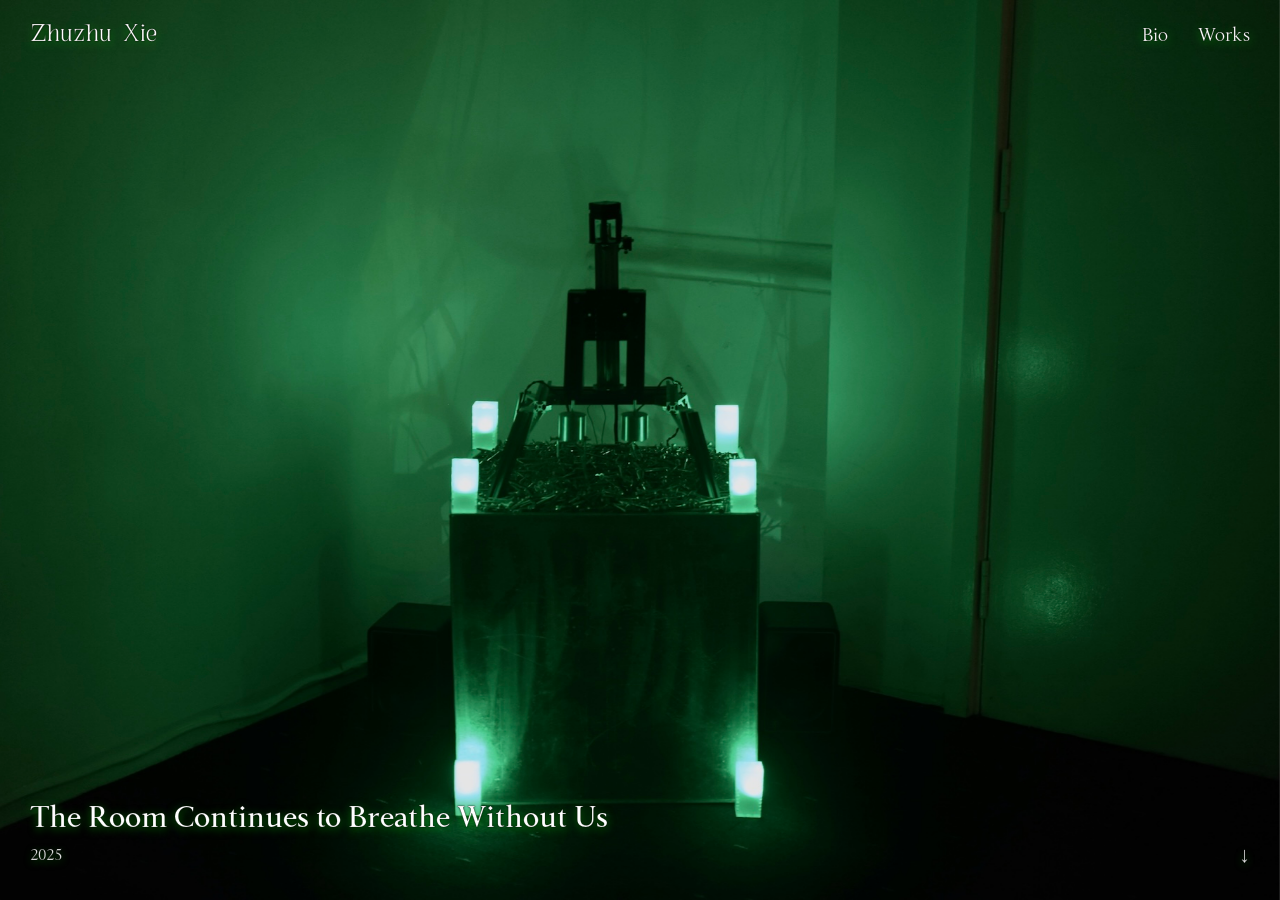
<file: index.html>
<!DOCTYPE html>
<html lang="en">
<head>
    <meta charset="UTF-8">
    <meta name="viewport" content="width=device-width, initial-scale=1.0">
    <title>Artist Portfolio</title>
    <link rel="stylesheet" href="style.css">
</head>
<body>
    <nav class="sidebar">
        <h1 class="artist-name"><a href="index.html">Zhuzhu Xie</a></h1>
        <button class="menu-toggle" onclick="toggleMenu()">☰</button>
        <ul class="nav-links" id="navLinks">
            <li><a href="bio.html">Bio</a></li>
            <li><a href="the-room.html">Works</a></li>
            <ul class="works-list">
                <li><a href="the-room.html">The Room Continues to Breathe Without Us</a></li>
                <li><a href="detuning.html">(de)tuning</a></li>
                <li><a href="six-leg-solution.html">Six-Leg Solution</a></li>
                <li><a href="everlasting-flux.html">Everlasting Flux</a></li>
                <li><a href="bright-light.html">I Gaze into a Bright Light</a></li>
                <li><a href="insectum.html">Insectum</a></li>
                <li><a href="coral.html">Coral</a></li>
            </ul>
        </ul>
    </nav>
    
    <main class="content index-content">
        <div class="slideshow-container">
            <div class="slide">
                <a href="the-room.html">
                    <img src="material/The Room Continues to Breathe Without Us/TheRoom_homepage_desktop.jpg" alt="The Room Continues to Breathe Without Us">
                    <div class="slide-text">
                        <h2>The Room Continues to Breathe Without Us</h2>
                        <p>2025</p>
                    </div>
                </a>
                <div class="slide-arrow">↓</div>
            </div>
            
            <div class="slide">
                <a href="detuning.html">
                    <img src="material/(de)tuning/(de)tuning_homepage_desktop.png" alt="(de)tuning">
                    <div class="slide-text">
                        <h2>(de)tuning</h2>
                        <p>2025</p>
                    </div>
                </a>
                <div class="slide-arrow">↓</div>
            </div>
            
            <div class="slide">
                <a href="six-leg-solution.html">
                    <img src="material/Six Leg Solution/SixLegSolution_homepage_desktop.jpg" alt="Six-Leg Solution">
                    <div class="slide-text">
                        <h2>Six-Leg Solution</h2>
                        <p>2023</p>
                    </div>
                </a>
                <div class="slide-arrow">↓</div>
            </div>
            
            <div class="slide">
                <a href="everlasting-flux.html">
                    <img src="material/Everlasting Flux/everlastingflux_homepage_desktop.png" alt="Everlasting Flux">
                    <div class="slide-text">
                        <h2>Everlasting Flux</h2>
                        <p>2023-2025</p>
                    </div>
                </a>
                <div class="slide-arrow">↓</div>
            </div>
            
            <div class="slide">
                <a href="bright-light.html">
                    <img src="material/I Gaze into a Bright Light/IGazeIntoABrightLight_homepage_desktop.png" alt="I Gaze into a Bright Light">
                    <div class="slide-text">
                        <h2>I Gaze into a Bright Light</h2>
                        <p>2025</p>
                    </div>
                </a>
                <div class="slide-arrow">↓</div>
            </div>
            
            <div class="slide">
                <a href="insectum.html">
                    <img src="material/Insectum/Insectum_homepage_desktop.JPG" alt="Insectum">
                    <div class="slide-text">
                        <h2>Insectum</h2>
                        <p>2025</p>
                    </div>
                </a>
                <div class="slide-arrow">↓</div>
            </div>
            
            <div class="slide">
                <a href="coral.html">
                    <img src="material/Coral/coral_homepage_desktop.png" alt="Coral">
                    <div class="slide-text">
                        <h2>Coral</h2>
                        <p>2025</p>
                    </div>
                </a>
            </div>
        </div>
    </main>
    <script>
        function toggleMenu() {
            document.getElementById('navLinks').classList.toggle('active');
        }
        
        const indexContent = document.querySelector('.index-content');
        
        let userHasScrolled = false;
        let autoScrollTimer = null;

        function startAutoScrollTimer() {
            clearTimeout(autoScrollTimer);
            autoScrollTimer = setTimeout(() => {
                if (!userHasScrolled) {
                    const currentScroll = indexContent.scrollTop;
                    const windowHeight = window.innerHeight;
                    const nextSnap = Math.floor(currentScroll / windowHeight + 1) * windowHeight;
                    if (nextSnap < indexContent.scrollHeight) {
                        indexContent.scrollTo({ top: nextSnap, behavior: 'smooth' });
                        startAutoScrollTimer();
                    }
                }
            }, 5000);
        }

        if (indexContent) {
            startAutoScrollTimer();
            indexContent.addEventListener('scroll', () => {
                userHasScrolled = true;
                clearTimeout(autoScrollTimer);

                // Only apply morph effect on desktop
                if (window.innerWidth <= 768) return;

                const scrollTop = indexContent.scrollTop;
                const windowHeight = window.innerHeight;

                document.querySelectorAll('.slide').forEach((slide) => {
                    const slideTop = slide.offsetTop;
                    const slideHeight = slide.offsetHeight;
                    const scrollProgress = (scrollTop - slideTop) / slideHeight;
                    const img = slide.querySelector('img');
                    if (!img) return;

                    if (scrollProgress > -0.5 && scrollProgress < 1.5) {
                        let scale = 1;
                        let translateY = 0;

                        if (scrollProgress < 0) {
                            scale = 1 + Math.abs(scrollProgress) * 0.15;
                            translateY = scrollProgress * 30;
                        } else if (scrollProgress > 0 && scrollProgress < 1) {
                            scale = 1 + scrollProgress * 0.12;
                            translateY = scrollProgress * -25;
                        } else if (scrollProgress >= 1) {
                            scale = 1.12 + (scrollProgress - 1) * 0.15;
                            translateY = (scrollProgress - 1) * -30;
                        }

                        img.style.transform = `scale(${scale}) translateY(${translateY}px)`;
                    }
                });
            }, { passive: true });
        }
    </script>
</body>
</html>
</file>
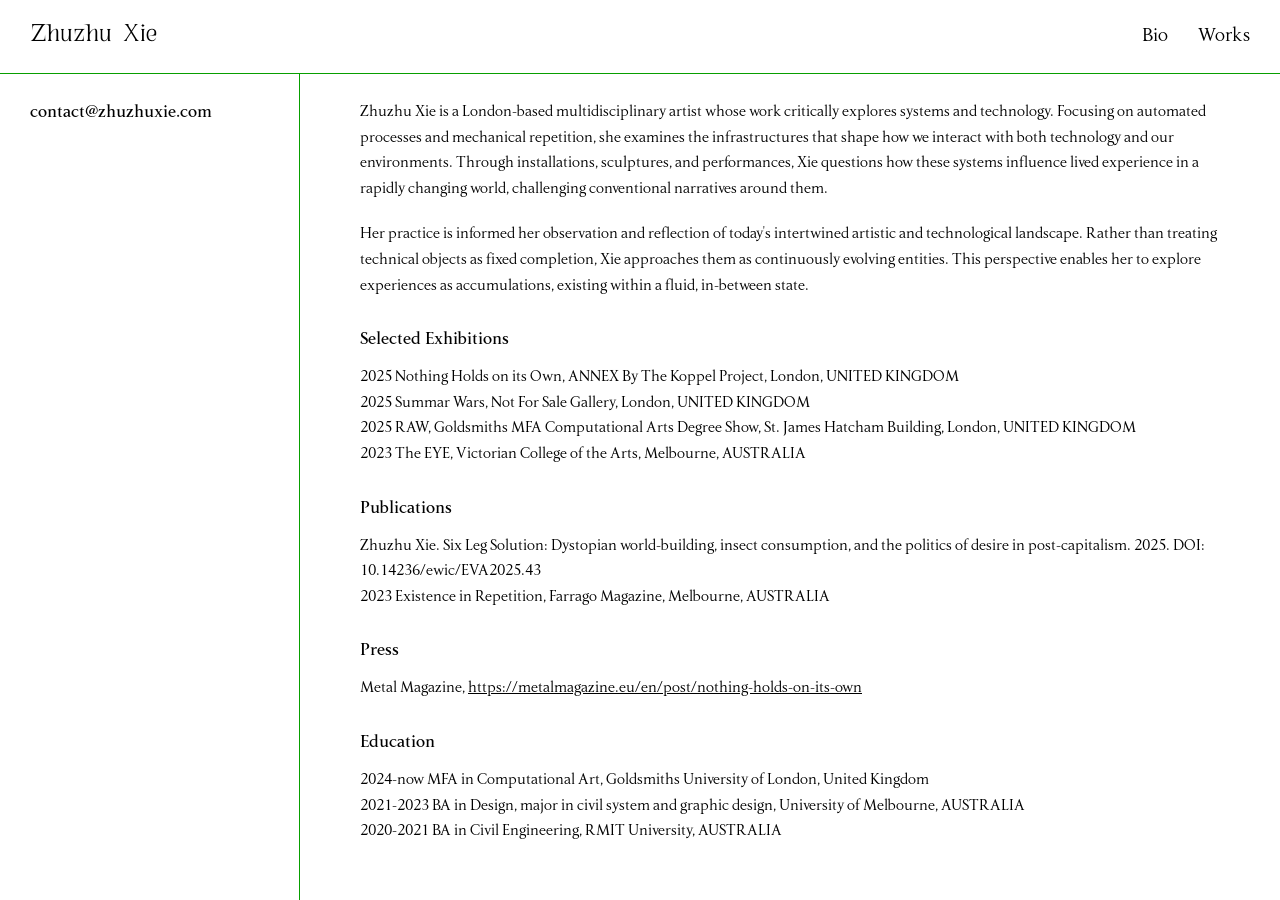
<file: bio.html>
<!DOCTYPE html>
<html lang="en">
<head>
    <meta charset="UTF-8">
    <meta name="viewport" content="width=device-width, initial-scale=1.0">
    <title>Artist Bio - Artist Portfolio</title>
    <link rel="stylesheet" href="style.css">
</head>
<body class="works-page">
    <nav class="sidebar">
        <h1 class="artist-name"><a href="index.html">Zhuzhu Xie</a></h1>
        <button class="menu-toggle" onclick="toggleMenu()">☰</button>
        <ul class="nav-links" id="navLinks">
            <li><a href="bio.html">Bio</a></li>
            <li><a href="the-room.html">Works</a></li>
            <ul class="works-list">
                <li><a href="the-room.html">The Room Continues to Breathe Without Us</a></li>
                <li><a href="detuning.html">(de)tuning</a></li>
                <li><a href="six-leg-solution.html">Six-Leg Solution</a></li>
                <li><a href="everlasting-flux.html">Everlasting Flux</a></li>
                <li><a href="bright-light.html">I Gaze into a Bright Light</a></li>
                <li><a href="insectum.html">Insectum</a></li>
                <li><a href="coral.html">Coral</a></li>
            </ul>
        </ul>
    </nav>
    
    <div class="works-layout">
        <aside class="works-sidebar bio-sidebar">
            <p class="bio-email">contact@zhuzhuxie.com</p>
        </aside>
        
        <main class="content bio-content">
            <p class="bio-email-mobile">contact@zhuzhuxie.com</p>
            <p>Zhuzhu Xie is a London-based multidisciplinary artist whose work critically explores systems and technology. Focusing on automated processes and mechanical repetition, she examines the infrastructures that shape how we interact with both technology and our environments. Through installations, sculptures, and performances, Xie questions how these systems influence lived experience in a rapidly changing world, challenging conventional narratives around them.</p>

            <p>Her practice is informed her observation and reflection of today's intertwined artistic and technological landscape. Rather than treating technical objects as fixed completion, Xie approaches them as continuously evolving entities. This perspective enables her to explore experiences as accumulations, existing within a fluid, in-between state.</p>
        
        <h3>Selected Exhibitions</h3>
        <p>2025 Nothing Holds on its Own, ANNEX By The Koppel Project, London, UNITED KINGDOM<br>
        2025 Summar Wars, Not For Sale Gallery, London, UNITED KINGDOM<br>
        2025 RAW, Goldsmiths MFA Computational Arts Degree Show, St. James Hatcham Building, London, UNITED KINGDOM<br>
        2023 The EYE, Victorian College of the Arts, Melbourne, AUSTRALIA</p>
        
        <h3>Publications</h3>
        <p>Zhuzhu Xie. Six Leg Solution: Dystopian world-building, insect consumption, and the politics of desire in post-capitalism. 2025. DOI: 10.14236/ewic/EVA2025.43<br>
        2023 Existence in Repetition, Farrago Magazine, Melbourne, AUSTRALIA</p>
        
        <h3>Press</h3>
        <p>Metal Magazine, <a href="https://metalmagazine.eu/en/post/nothing-holds-on-its-own" target="_blank">https://metalmagazine.eu/en/post/nothing-holds-on-its-own</a></p>
        
        <h3>Education</h3>
        <p>2024-now MFA in Computational Art, Goldsmiths University of London, United Kingdom<br>
        2021-2023 BA in Design, major in civil system and graphic design, University of Melbourne, AUSTRALIA<br>
        2020-2021 BA in Civil Engineering, RMIT University, AUSTRALIA</p>
        </main>
    </div>
    <script>
        function toggleMenu() {
            document.getElementById('navLinks').classList.toggle('active');
        }
    </script>
</body>
</html>
</file>
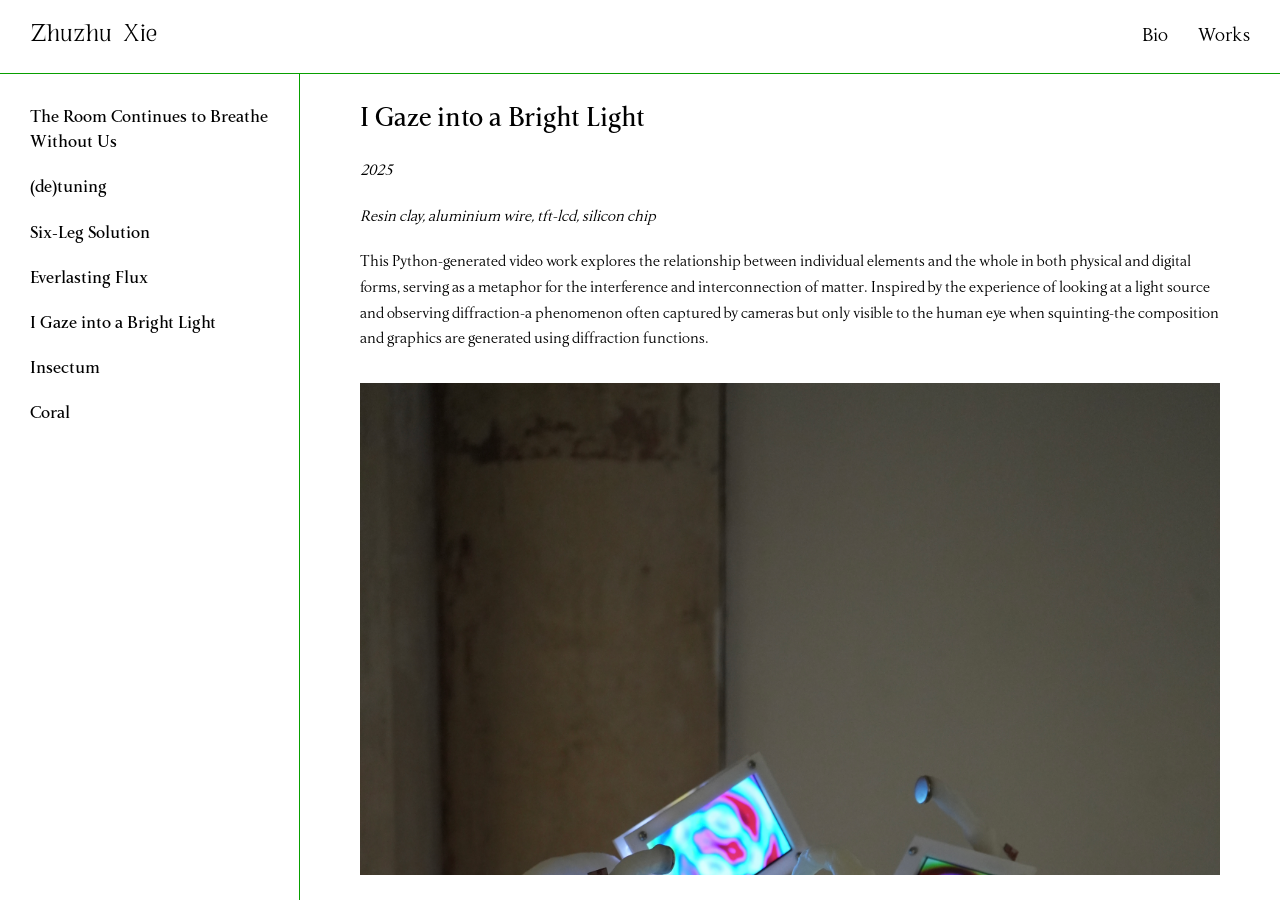
<file: bright-light.html>
<!DOCTYPE html>
<html lang="en">
<head>
    <meta charset="UTF-8">
    <meta name="viewport" content="width=device-width, initial-scale=1.0">
    <title>I Gaze into a Bright Light - Zhuzhu Xie</title>
    <link rel="stylesheet" href="style.css">
</head>
<body class="works-page">
    <nav class="sidebar">
        <h1 class="artist-name"><a href="index.html">Zhuzhu Xie</a></h1>
        <button class="menu-toggle" onclick="toggleMenu()">☰</button>
        <ul class="nav-links" id="navLinks">
            <li><a href="bio.html">Bio</a></li>
            <li><a href="the-room.html">Works</a></li>
            <ul class="works-list">
                <li><a href="the-room.html">The Room Continues to Breathe Without Us</a></li>
                <li><a href="detuning.html">(de)tuning</a></li>
                <li><a href="six-leg-solution.html">Six-Leg Solution</a></li>
                <li><a href="everlasting-flux.html">Everlasting Flux</a></li>
                <li><a href="bright-light.html">I Gaze into a Bright Light</a></li>
                <li><a href="insectum.html">Insectum</a></li>
                <li><a href="coral.html">Coral</a></li>
            </ul>
        </ul>
    </nav>
    
    <div class="works-layout">
        <aside class="works-sidebar">
            <ul class="works-list">
                <li><a href="the-room.html">The Room Continues to Breathe Without Us</a></li>
                <li><a href="detuning.html">(de)tuning</a></li>
                <li><a href="six-leg-solution.html">Six-Leg Solution</a></li>
                <li><a href="everlasting-flux.html">Everlasting Flux</a></li>
                <li><a href="bright-light.html">I Gaze into a Bright Light</a></li>
                <li><a href="insectum.html">Insectum</a></li>
                <li><a href="coral.html">Coral</a></li>
            </ul>
        </aside>
        
        <main class="content work-detail">
        <h2>I Gaze into a Bright Light</h2>
        <p><em>2025</em></p>
        <p><em>Resin clay, aluminium wire, tft-lcd, silicon chip</em></p>
        
        <p>This Python-generated video work explores the relationship between individual elements and the whole in both physical and digital forms, serving as a metaphor for the interference and interconnection of matter. Inspired by the experience of looking at a light source and observing diffraction-a phenomenon often captured by cameras but only visible to the human eye when squinting-the composition and graphics are generated using diffraction functions.</p>
        
        <div class="work-image">
            <img src="material/I Gaze into a Bright Light/c18bfc6c8fd932dde33d2c3ee923a791 2.jpg" alt="I Gaze into a Bright Light">
        </div>
        
        <div class="work-image">
            <img src="material/I Gaze into a Bright Light/IMG_9474.JPG" alt="I Gaze into a Bright Light">
        </div>
        
        <div class="work-image">
            <img src="material/I Gaze into a Bright Light/IMG_9475.jpg" alt="I Gaze into a Bright Light">
        </div>
        
        <div class="work-image">
            <img src="material/I Gaze into a Bright Light/IMG_9492.JPG" alt="I Gaze into a Bright Light">
        </div>
        
        <div class="work-image">
            <img src="material/I Gaze into a Bright Light/IMG_9497 2.jpg" alt="I Gaze into a Bright Light">
        </div>
        
        <div class="work-image">
            <img src="material/I Gaze into a Bright Light/IMG_9500 2.jpg" alt="I Gaze into a Bright Light">
        </div>
        </main>
    </div>
    <script>
        function toggleMenu() {
            document.getElementById('navLinks').classList.toggle('active');
        }
    </script>
</body>
</html>
</file>
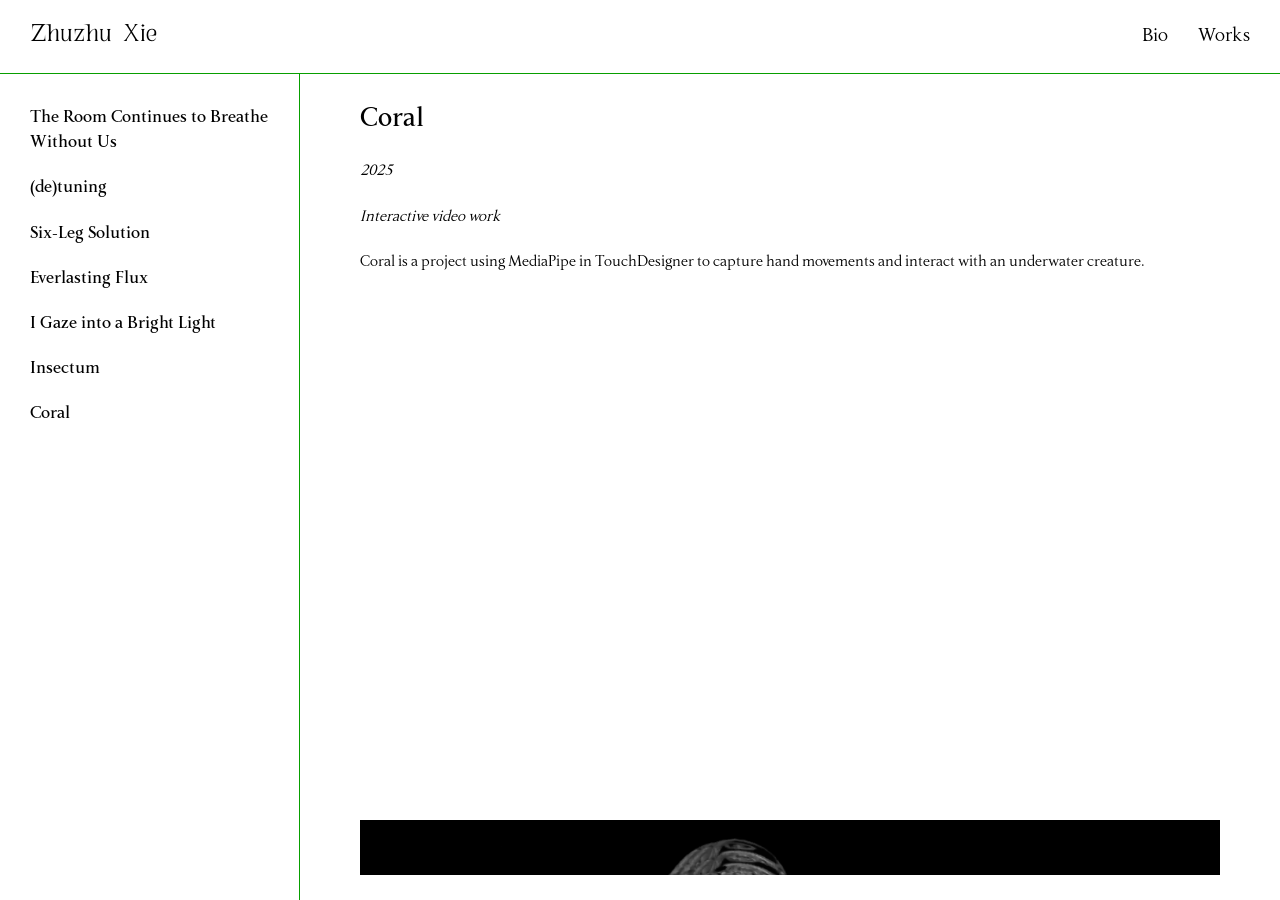
<file: coral.html>
<!DOCTYPE html>
<html lang="en">
<head>
    <meta charset="UTF-8">
    <meta name="viewport" content="width=device-width, initial-scale=1.0">
    <title>Coral - Zhuzhu Xie</title>
    <link rel="stylesheet" href="style.css">
</head>
<body class="works-page">
    <nav class="sidebar">
        <h1 class="artist-name"><a href="index.html">Zhuzhu Xie</a></h1>
        <button class="menu-toggle" onclick="toggleMenu()">☰</button>
        <ul class="nav-links" id="navLinks">
            <li><a href="bio.html">Bio</a></li>
            <li><a href="the-room.html">Works</a></li>
            <ul class="works-list">
                <li><a href="the-room.html">The Room Continues to Breathe Without Us</a></li>
                <li><a href="detuning.html">(de)tuning</a></li>
                <li><a href="six-leg-solution.html">Six-Leg Solution</a></li>
                <li><a href="everlasting-flux.html">Everlasting Flux</a></li>
                <li><a href="bright-light.html">I Gaze into a Bright Light</a></li>
                <li><a href="insectum.html">Insectum</a></li>
                <li><a href="coral.html">Coral</a></li>
            </ul>
        </ul>
    </nav>
    
    <div class="works-layout">
        <aside class="works-sidebar">
            <ul class="works-list">
                <li><a href="the-room.html">The Room Continues to Breathe Without Us</a></li>
                <li><a href="detuning.html">(de)tuning</a></li>
                <li><a href="six-leg-solution.html">Six-Leg Solution</a></li>
                <li><a href="everlasting-flux.html">Everlasting Flux</a></li>
                <li><a href="bright-light.html">I Gaze into a Bright Light</a></li>
                <li><a href="insectum.html">Insectum</a></li>
                <li><a href="coral.html">Coral</a></li>
            </ul>
        </aside>
        
        <main class="content work-detail">
        <h2>Coral</h2>
        <p><em>2025</em></p>
        <p><em>Interactive video work</em></p>
        
        <p>Coral is a project using MediaPipe in TouchDesigner to capture hand movements and interact with an underwater creature.</p>
        
        <div class="video-container">
            <iframe src="https://player.vimeo.com/video/1113016647?badge=0&autopause=0&player_id=0&app_id=58479" frameborder="0" allow="autoplay; fullscreen; picture-in-picture; clipboard-write" title="Coral"></iframe>
        </div>
        
        <div class="work-image">
            <img src="material/Coral/1.png" alt="Coral">
        </div>
        
        <div class="work-image">
            <img src="material/Coral/IMG_1036 2.JPG" alt="Coral">
        </div>
        
        <div class="work-image">
            <img src="material/Coral/Screenshot 2026-02-25 at 17.16.21.png" alt="Coral">
        </div>
        
        <div class="work-image">
            <img src="material/Coral/Screenshot 2026-02-25 at 17.16.55.png" alt="Coral">
        </div>
        </main>
    </div>
    <script>
        function toggleMenu() {
            document.getElementById('navLinks').classList.toggle('active');
        }
    </script>
</body>
</html>
</file>
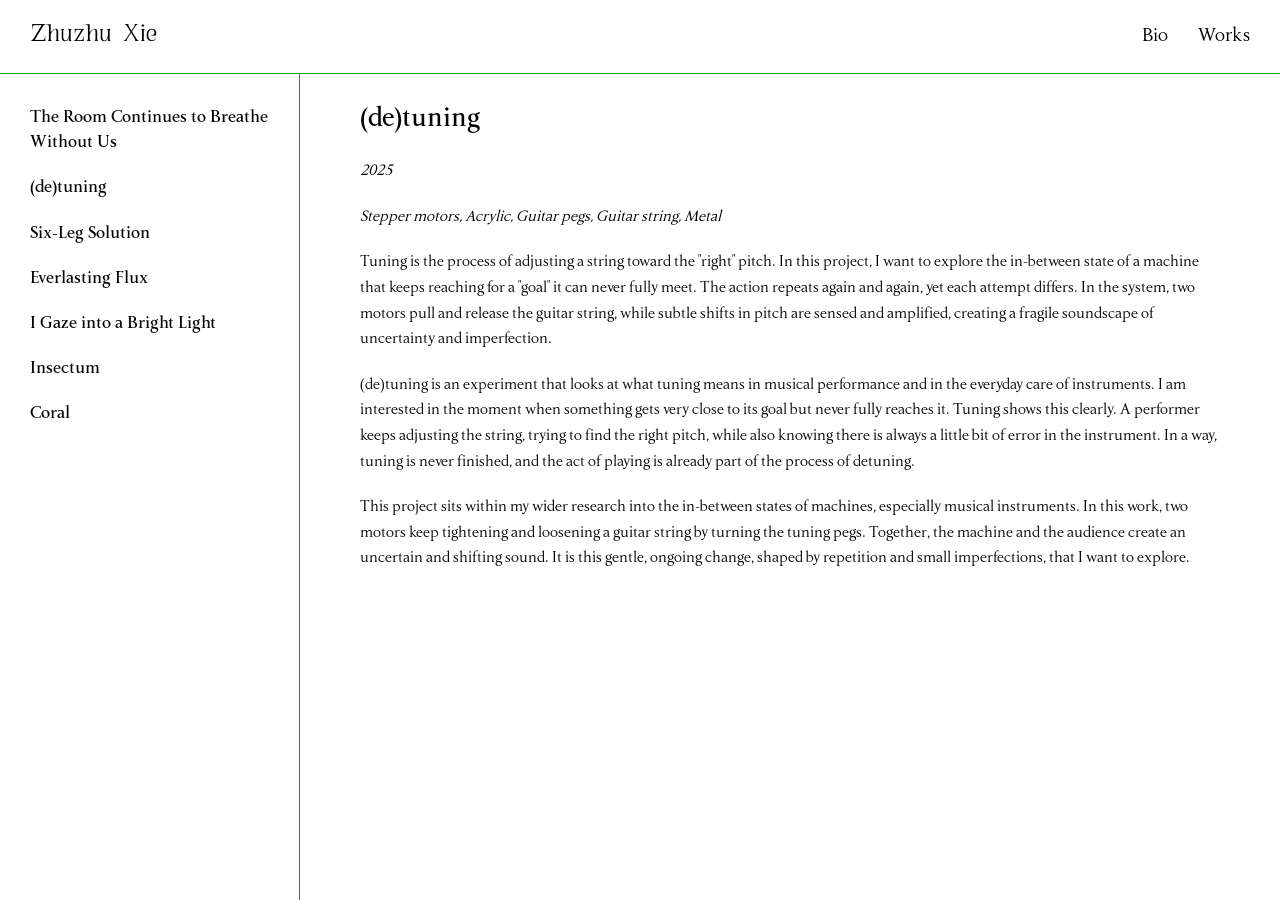
<file: detuning.html>
<!DOCTYPE html>
<html lang="en">
<head>
    <meta charset="UTF-8">
    <meta name="viewport" content="width=device-width, initial-scale=1.0">
    <title>(de)tuning - Zhuzhu Xie</title>
    <link rel="stylesheet" href="style.css">
</head>
<body class="works-page">
    <nav class="sidebar">
        <h1 class="artist-name"><a href="index.html">Zhuzhu Xie</a></h1>
        <button class="menu-toggle" onclick="toggleMenu()">☰</button>
        <ul class="nav-links" id="navLinks">
            <li><a href="bio.html">Bio</a></li>
            <li><a href="the-room.html">Works</a></li>
            <ul class="works-list">
                <li><a href="the-room.html">The Room Continues to Breathe Without Us</a></li>
                <li><a href="detuning.html">(de)tuning</a></li>
                <li><a href="six-leg-solution.html">Six-Leg Solution</a></li>
                <li><a href="everlasting-flux.html">Everlasting Flux</a></li>
                <li><a href="bright-light.html">I Gaze into a Bright Light</a></li>
                <li><a href="insectum.html">Insectum</a></li>
                <li><a href="coral.html">Coral</a></li>
            </ul>
        </ul>
    </nav>
    
    <div class="works-layout">
        <aside class="works-sidebar">
            <ul class="works-list">
                <li><a href="the-room.html">The Room Continues to Breathe Without Us</a></li>
                <li><a href="detuning.html">(de)tuning</a></li>
                <li><a href="six-leg-solution.html">Six-Leg Solution</a></li>
                <li><a href="everlasting-flux.html">Everlasting Flux</a></li>
                <li><a href="bright-light.html">I Gaze into a Bright Light</a></li>
                <li><a href="insectum.html">Insectum</a></li>
                <li><a href="coral.html">Coral</a></li>
            </ul>
        </aside>
        
        <main class="content work-detail">
        <h2>(de)tuning</h2>
        <p><em>2025</em></p>
        <p><em>Stepper motors, Acrylic, Guitar pegs, Guitar string, Metal</em></p>
        
        <p>Tuning is the process of adjusting a string toward the "right" pitch. In this project, I want to explore the in-between state of a machine that keeps reaching for a "goal" it can never fully meet. The action repeats again and again, yet each attempt differs. In the system, two motors pull and release the guitar string, while subtle shifts in pitch are sensed and amplified, creating a fragile soundscape of uncertainty and imperfection.</p>
        
        <p>(de)tuning is an experiment that looks at what tuning means in musical performance and in the everyday care of instruments. I am interested in the moment when something gets very close to its goal but never fully reaches it. Tuning shows this clearly. A performer keeps adjusting the string, trying to find the right pitch, while also knowing there is always a little bit of error in the instrument. In a way, tuning is never finished, and the act of playing is already part of the process of detuning.</p>
        
        <p>This project sits within my wider research into the in-between states of machines, especially musical instruments. In this work, two motors keep tightening and loosening a guitar string by turning the tuning pegs. Together, the machine and the audience create an uncertain and shifting sound. It is this gentle, ongoing change, shaped by repetition and small imperfections, that I want to explore.</p>
        
        <div class="video-container">
            <iframe src="https://player.vimeo.com/video/1144261613?badge=0&autopause=0&player_id=0&app_id=58479" frameborder="0" allow="autoplay; fullscreen; picture-in-picture; clipboard-write" title="(de)tuning"></iframe>
        </div>
        
        <div class="work-image">
            <img src="material/(de)tuning/IMG_9534.jpg" alt="(de)tuning">
        </div>
        
        <div class="work-image">
            <img src="material/(de)tuning/IMG_9543.jpg" alt="(de)tuning">
        </div>
        
        <div class="work-image">
            <img src="material/(de)tuning/IMG_9549.jpg" alt="(de)tuning">
        </div>
        
        <div class="work-image">
            <img src="material/(de)tuning/IMG_9553.jpg" alt="(de)tuning">
        </div>
        </main>
    </div>
    <script>
        function toggleMenu() {
            document.getElementById('navLinks').classList.toggle('active');
        }
    </script>
</body>
</html>
</file>
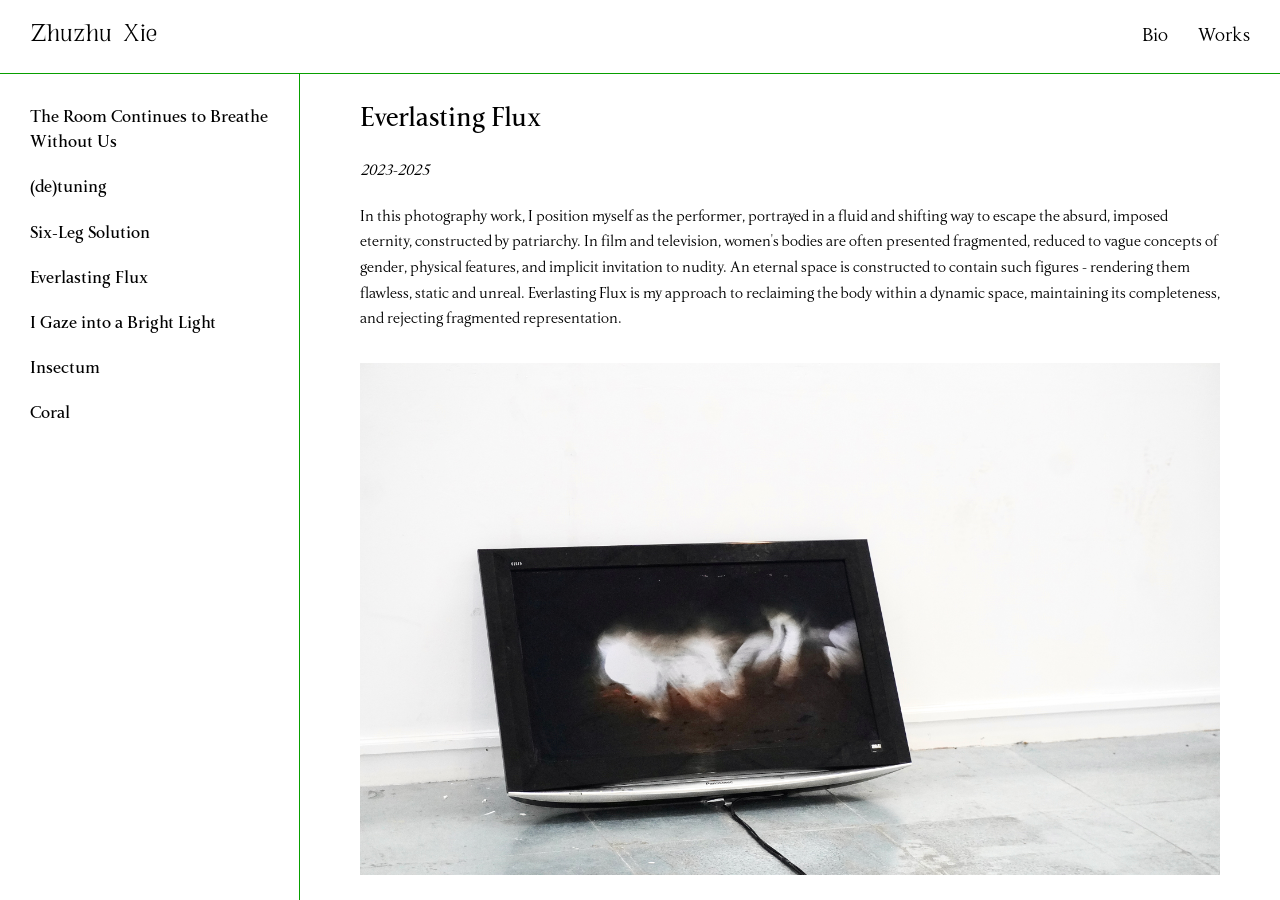
<file: everlasting-flux.html>
<!DOCTYPE html>
<html lang="en">
<head>
    <meta charset="UTF-8">
    <meta name="viewport" content="width=device-width, initial-scale=1.0">
    <title>Everlasting Flux - Zhuzhu Xie</title>
    <link rel="stylesheet" href="style.css">
</head>
<body class="works-page">
    <nav class="sidebar">
        <h1 class="artist-name"><a href="index.html">Zhuzhu Xie</a></h1>
        <button class="menu-toggle" onclick="toggleMenu()">☰</button>
        <ul class="nav-links" id="navLinks">
            <li><a href="bio.html">Bio</a></li>
            <li><a href="the-room.html">Works</a></li>
            <ul class="works-list">
                <li><a href="the-room.html">The Room Continues to Breathe Without Us</a></li>
                <li><a href="detuning.html">(de)tuning</a></li>
                <li><a href="six-leg-solution.html">Six-Leg Solution</a></li>
                <li><a href="everlasting-flux.html">Everlasting Flux</a></li>
                <li><a href="bright-light.html">I Gaze into a Bright Light</a></li>
                <li><a href="insectum.html">Insectum</a></li>
                <li><a href="coral.html">Coral</a></li>
            </ul>
        </ul>
    </nav>
    
    <div class="works-layout">
        <aside class="works-sidebar">
            <ul class="works-list">
                <li><a href="the-room.html">The Room Continues to Breathe Without Us</a></li>
                <li><a href="detuning.html">(de)tuning</a></li>
                <li><a href="six-leg-solution.html">Six-Leg Solution</a></li>
                <li><a href="everlasting-flux.html">Everlasting Flux</a></li>
                <li><a href="bright-light.html">I Gaze into a Bright Light</a></li>
                <li><a href="insectum.html">Insectum</a></li>
                <li><a href="coral.html">Coral</a></li>
            </ul>
        </aside>
        
        <main class="content work-detail">
        <h2>Everlasting Flux</h2>
        <p><em>2023-2025</em></p>
        
        <p>In this photography work, I position myself as the performer, portrayed in a fluid and shifting way to escape the absurd, imposed eternity, constructed by patriarchy. In film and television, women's bodies are often presented fragmented, reduced to vague concepts of gender, physical features, and implicit invitation to nudity. An eternal space is constructed to contain such figures - rendering them flawless, static and unreal. Everlasting Flux is my approach to reclaiming the body within a dynamic space, maintaining its completeness, and rejecting fragmented representation.</p>
        
        <div class="work-image">
            <img src="material/Everlasting Flux/DSC08708.jpg" alt="Everlasting Flux">
        </div>
        
        <div class="work-image">
            <img src="material/Everlasting Flux/exhbition.jpg" alt="Everlasting Flux">
        </div>
        
        <div class="work-image">
            <img src="material/Everlasting Flux/final_1.jpg" alt="Everlasting Flux">
        </div>
        
        <div class="work-image">
            <img src="material/Everlasting Flux/final_2.jpg" alt="Everlasting Flux">
        </div>
        
        <div class="work-image">
            <img src="material/Everlasting Flux/final_3.jpg" alt="Everlasting Flux">
        </div>
        
        <div class="work-image">
            <img src="material/Everlasting Flux/final_4.jpg" alt="Everlasting Flux">
        </div>
        
        <div class="work-image">
            <img src="material/Everlasting Flux/final_5.jpg" alt="Everlasting Flux">
        </div>
        
        <div class="work-image">
            <img src="material/Everlasting Flux/final_6.jpg" alt="Everlasting Flux">
        </div>
        
        <div class="work-image">
            <img src="material/Everlasting Flux/final_9.jpg" alt="Everlasting Flux">
        </div>
        
        <div class="work-image">
            <img src="material/Everlasting Flux/final_10.jpg" alt="Everlasting Flux">
        </div>
        </main>
    </div>
    <script>
        function toggleMenu() {
            document.getElementById('navLinks').classList.toggle('active');
        }
    </script>
</body>
</html>
</file>
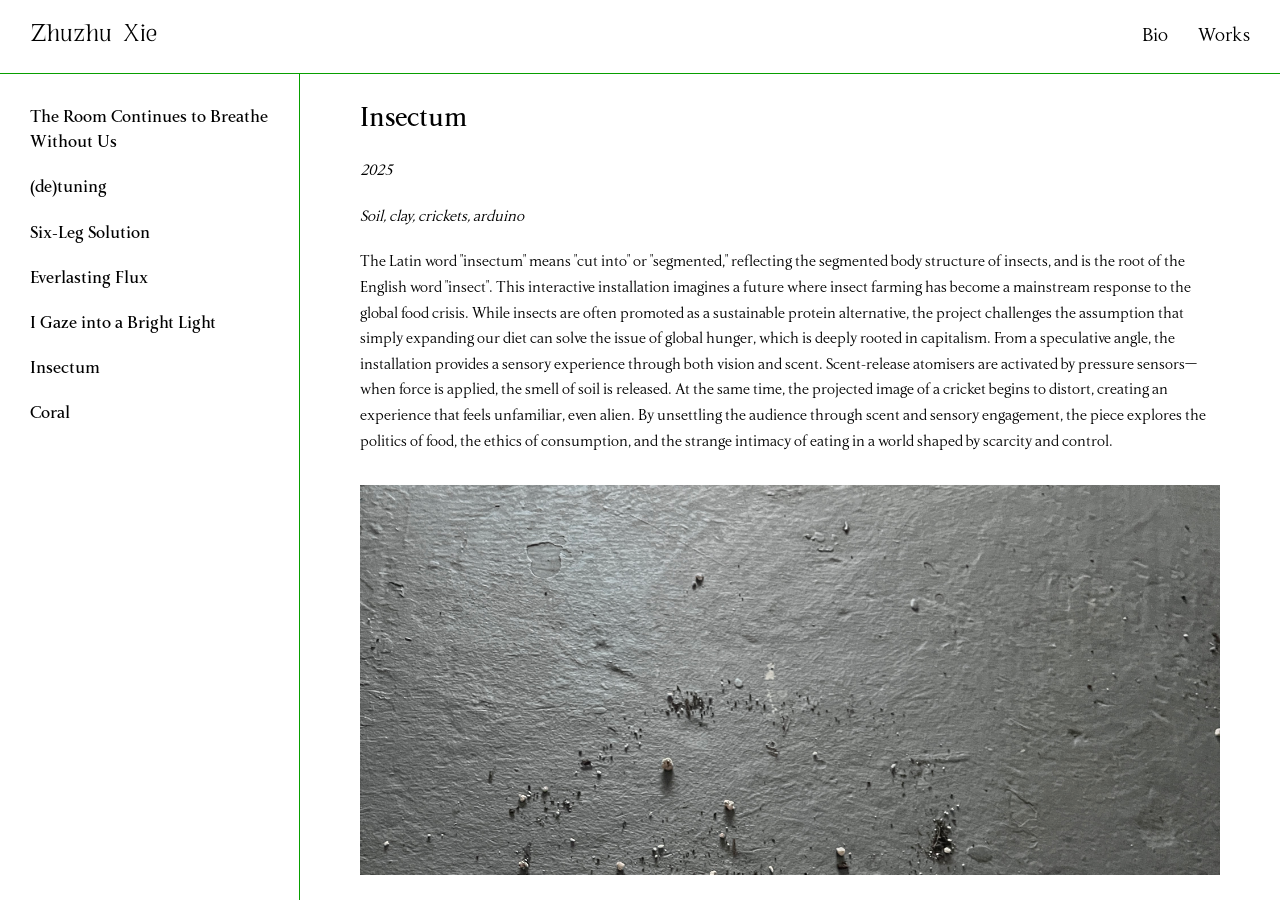
<file: insectum.html>
<!DOCTYPE html>
<html lang="en">
<head>
    <meta charset="UTF-8">
    <meta name="viewport" content="width=device-width, initial-scale=1.0">
    <title>Insectum - Zhuzhu Xie</title>
    <link rel="stylesheet" href="style.css">
</head>
<body class="works-page">
    <nav class="sidebar">
        <h1 class="artist-name"><a href="index.html">Zhuzhu Xie</a></h1>
        <button class="menu-toggle" onclick="toggleMenu()">☰</button>
        <ul class="nav-links" id="navLinks">
            <li><a href="bio.html">Bio</a></li>
            <li><a href="the-room.html">Works</a></li>
            <ul class="works-list">
                <li><a href="the-room.html">The Room Continues to Breathe Without Us</a></li>
                <li><a href="detuning.html">(de)tuning</a></li>
                <li><a href="six-leg-solution.html">Six-Leg Solution</a></li>
                <li><a href="everlasting-flux.html">Everlasting Flux</a></li>
                <li><a href="bright-light.html">I Gaze into a Bright Light</a></li>
                <li><a href="insectum.html">Insectum</a></li>
                <li><a href="coral.html">Coral</a></li>
            </ul>
        </ul>
    </nav>
    
    <div class="works-layout">
        <aside class="works-sidebar">
            <ul class="works-list">
                <li><a href="the-room.html">The Room Continues to Breathe Without Us</a></li>
                <li><a href="detuning.html">(de)tuning</a></li>
                <li><a href="six-leg-solution.html">Six-Leg Solution</a></li>
                <li><a href="everlasting-flux.html">Everlasting Flux</a></li>
                <li><a href="bright-light.html">I Gaze into a Bright Light</a></li>
                <li><a href="insectum.html">Insectum</a></li>
                <li><a href="coral.html">Coral</a></li>
            </ul>
        </aside>
        
        <main class="content work-detail">
        <h2>Insectum</h2>
        <p><em>2025</em></p>
        <p><em>Soil, clay, crickets, arduino</em></p>
        
        <p>The Latin word "insectum" means "cut into" or "segmented," reflecting the segmented body structure of insects, and is the root of the English word "insect". This interactive installation imagines a future where insect farming has become a mainstream response to the global food crisis. While insects are often promoted as a sustainable protein alternative, the project challenges the assumption that simply expanding our diet can solve the issue of global hunger, which is deeply rooted in capitalism. From a speculative angle, the installation provides a sensory experience through both vision and scent. Scent-release atomisers are activated by pressure sensors—when force is applied, the smell of soil is released. At the same time, the projected image of a cricket begins to distort, creating an experience that feels unfamiliar, even alien. By unsettling the audience through scent and sensory engagement, the piece explores the politics of food, the ethics of consumption, and the strange intimacy of eating in a world shaped by scarcity and control.</p>
        
        <div class="work-image">
            <img src="material/Insectum/IMG_1485.JPG" alt="Insectum">
        </div>
        
        <div class="work-image">
            <img src="material/Insectum/IMG_1497.JPG" alt="Insectum">
        </div>
        
        <div class="work-image">
            <img src="material/Insectum/IMG_1506.JPG" alt="Insectum">
        </div>
        
        <div class="work-image">
            <img src="material/Insectum/IMG_1510.JPG" alt="Insectum">
        </div>
        </main>
    </div>
    <script>
        function toggleMenu() {
            document.getElementById('navLinks').classList.toggle('active');
        }
    </script>
</body>
</html>
</file>
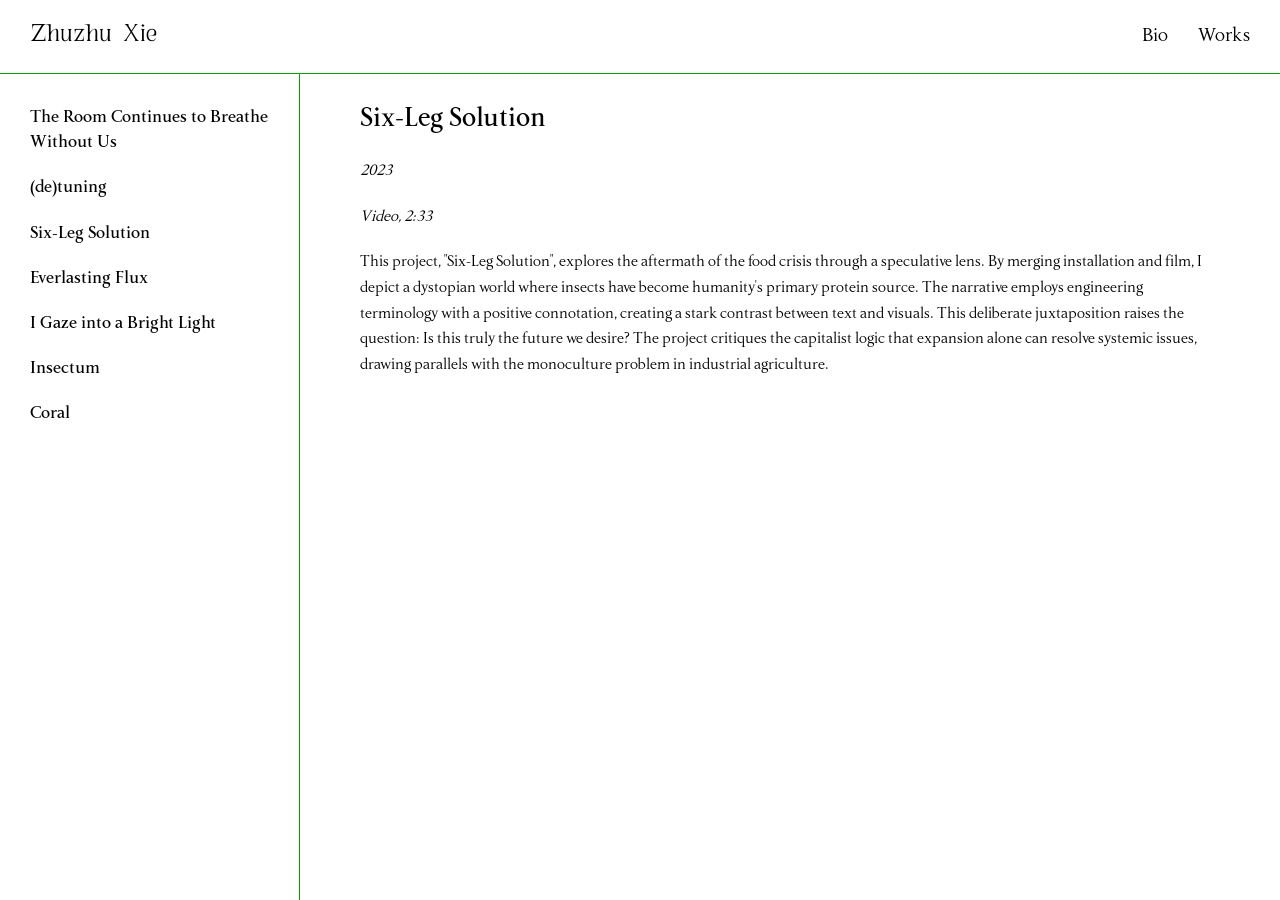
<file: six-leg-solution.html>
<!DOCTYPE html>
<html lang="en">
<head>
    <meta charset="UTF-8">
    <meta name="viewport" content="width=device-width, initial-scale=1.0">
    <title>Six-Leg Solution - Zhuzhu Xie</title>
    <link rel="stylesheet" href="style.css">
</head>
<body class="works-page">
    <nav class="sidebar">
        <h1 class="artist-name"><a href="index.html">Zhuzhu Xie</a></h1>
        <button class="menu-toggle" onclick="toggleMenu()">☰</button>
        <ul class="nav-links" id="navLinks">
            <li><a href="bio.html">Bio</a></li>
            <li><a href="the-room.html">Works</a></li>
            <ul class="works-list">
                <li><a href="the-room.html">The Room Continues to Breathe Without Us</a></li>
                <li><a href="detuning.html">(de)tuning</a></li>
                <li><a href="six-leg-solution.html">Six-Leg Solution</a></li>
                <li><a href="everlasting-flux.html">Everlasting Flux</a></li>
                <li><a href="bright-light.html">I Gaze into a Bright Light</a></li>
                <li><a href="insectum.html">Insectum</a></li>
                <li><a href="coral.html">Coral</a></li>
            </ul>
        </ul>
    </nav>
    
    <div class="works-layout">
        <aside class="works-sidebar">
            <ul class="works-list">
                <li><a href="the-room.html">The Room Continues to Breathe Without Us</a></li>
                <li><a href="detuning.html">(de)tuning</a></li>
                <li><a href="six-leg-solution.html">Six-Leg Solution</a></li>
                <li><a href="everlasting-flux.html">Everlasting Flux</a></li>
                <li><a href="bright-light.html">I Gaze into a Bright Light</a></li>
                <li><a href="insectum.html">Insectum</a></li>
                <li><a href="coral.html">Coral</a></li>
            </ul>
        </aside>
        
        <main class="content work-detail">
        <h2>Six-Leg Solution</h2>
        <p><em>2023</em></p>
        <p><em>Video, 2:33</em></p>
        
        <p>This project, "Six-Leg Solution", explores the aftermath of the food crisis through a speculative lens. By merging installation and film, I depict a dystopian world where insects have become humanity's primary protein source. The narrative employs engineering terminology with a positive connotation, creating a stark contrast between text and visuals. This deliberate juxtaposition raises the question: Is this truly the future we desire? The project critiques the capitalist logic that expansion alone can resolve systemic issues, drawing parallels with the monoculture problem in industrial agriculture.</p>
        
        <div class="video-container">
            <iframe src="https://player.vimeo.com/video/866225410?badge=0&autopause=0&player_id=0&app_id=58479" frameborder="0" allow="autoplay; fullscreen; picture-in-picture; clipboard-write" title="Six-Leg Solution"></iframe>
        </div>
        
        <div class="work-image">
            <img src="material/Six Leg Solution/ZhuzhuXie_Six Leg Solution_2023_Video_2,33_NFS_1.jpg" alt="Six-Leg Solution">
        </div>
        
        <div class="work-image">
            <img src="material/Six Leg Solution/ZhuzhuXie_Six Leg Solution_2023_Video_2,33_NFS_2.jpg" alt="Six-Leg Solution">
        </div>
        
        <div class="work-image">
            <img src="material/Six Leg Solution/ZhuzhuXie_Six Leg Solution_2023_Video_2,33_NFS_3.jpg" alt="Six-Leg Solution">
        </div>
        
        <div class="work-image">
            <img src="material/Six Leg Solution/ZhuzhuXie_Six Leg Solution_2023_Video_2,33_NFS_4.jpg" alt="Six-Leg Solution">
        </div>
        
        <div class="work-image">
            <img src="material/Six Leg Solution/ZhuzhuXie_Six Leg Solution_2023_Video_2,33_NFS_5.jpg" alt="Six-Leg Solution">
        </div>
        </main>
    </div>
    <script>
        function toggleMenu() {
            document.getElementById('navLinks').classList.toggle('active');
        }
    </script>
</body>
</html>
</file>
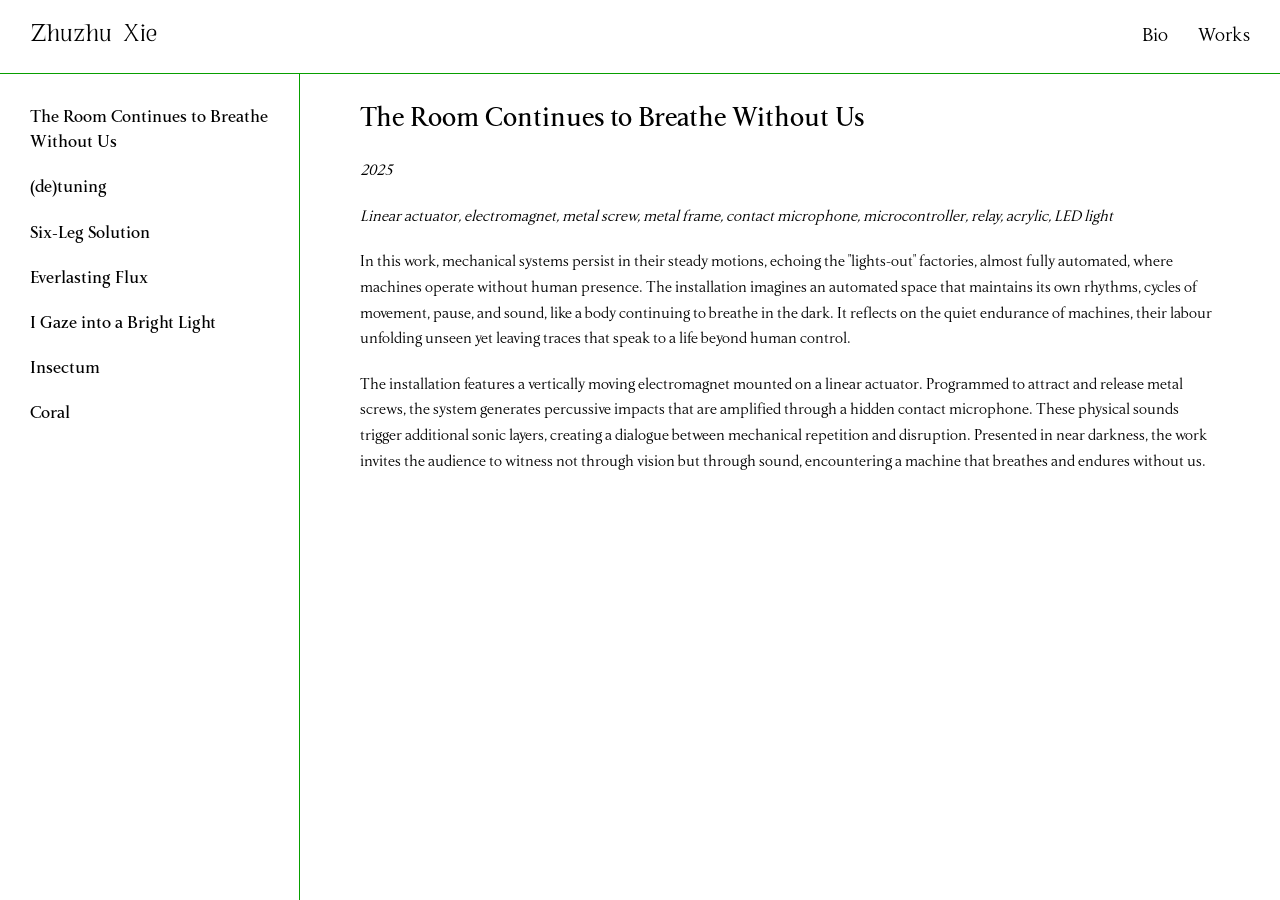
<file: the-room.html>
<!DOCTYPE html>
<html lang="en">
<head>
    <meta charset="UTF-8">
    <meta name="viewport" content="width=device-width, initial-scale=1.0">
    <title>The Room Continues to Breathe Without Us - Zhuzhu Xie</title>
    <link rel="stylesheet" href="style.css">
</head>
<body class="works-page">
    <nav class="sidebar">
        <h1 class="artist-name"><a href="index.html">Zhuzhu Xie</a></h1>
        <button class="menu-toggle" onclick="toggleMenu()">☰</button>
        <ul class="nav-links" id="navLinks">
            <li><a href="bio.html">Bio</a></li>
            <li><a href="the-room.html">Works</a></li>
            <ul class="works-list">
                <li><a href="the-room.html">The Room Continues to Breathe Without Us</a></li>
                <li><a href="detuning.html">(de)tuning</a></li>
                <li><a href="six-leg-solution.html">Six-Leg Solution</a></li>
                <li><a href="everlasting-flux.html">Everlasting Flux</a></li>
                <li><a href="bright-light.html">I Gaze into a Bright Light</a></li>
                <li><a href="insectum.html">Insectum</a></li>
                <li><a href="coral.html">Coral</a></li>
            </ul>
        </ul>
    </nav>
    
    <div class="works-layout">
        <aside class="works-sidebar">
            <ul class="works-list">
                <li><a href="the-room.html">The Room Continues to Breathe Without Us</a></li>
                <li><a href="detuning.html">(de)tuning</a></li>
                <li><a href="six-leg-solution.html">Six-Leg Solution</a></li>
                <li><a href="everlasting-flux.html">Everlasting Flux</a></li>
                <li><a href="bright-light.html">I Gaze into a Bright Light</a></li>
                <li><a href="insectum.html">Insectum</a></li>
                <li><a href="coral.html">Coral</a></li>
            </ul>
        </aside>
        
        <main class="content work-detail">
        <h2>The Room Continues to Breathe Without Us</h2>
        <p><em>2025</em></p>
        <p><em>Linear actuator, electromagnet, metal screw, metal frame, contact microphone, microcontroller, relay, acrylic, LED light</em></p>
        
        <p>In this work, mechanical systems persist in their steady motions, echoing the "lights-out" factories, almost fully automated, where machines operate without human presence. The installation imagines an automated space that maintains its own rhythms, cycles of movement, pause, and sound, like a body continuing to breathe in the dark. It reflects on the quiet endurance of machines, their labour unfolding unseen yet leaving traces that speak to a life beyond human control.</p>
        
        <p>The installation features a vertically moving electromagnet mounted on a linear actuator. Programmed to attract and release metal screws, the system generates percussive impacts that are amplified through a hidden contact microphone. These physical sounds trigger additional sonic layers, creating a dialogue between mechanical repetition and disruption. Presented in near darkness, the work invites the audience to witness not through vision but through sound, encountering a machine that breathes and endures without us.</p>
        
        <div class="video-container">
            <iframe src="https://player.vimeo.com/video/1117362907?badge=0&autopause=0&player_id=0&app_id=58479" frameborder="0" allow="autoplay; fullscreen; picture-in-picture; clipboard-write" title="The Room Continues to Breathe Without Us"></iframe>
        </div>
        
        <div class="work-image">
            <img src="material/The Room Continues to Breathe Without Us/IMG_5783.JPG" alt="The Room Continues to Breathe Without Us">
        </div>
        
        <div class="work-image">
            <img src="material/The Room Continues to Breathe Without Us/IMG_6365.jpg" alt="The Room Continues to Breathe Without Us">
        </div>
        
        <div class="work-image">
            <img src="material/The Room Continues to Breathe Without Us/IMG_6366.jpg" alt="The Room Continues to Breathe Without Us">
        </div>
        
        <div class="work-image">
            <img src="material/The Room Continues to Breathe Without Us/IMG_6367.jpg" alt="The Room Continues to Breathe Without Us">
        </div>
        
        <div class="work-image">
            <img src="material/The Room Continues to Breathe Without Us/IMG_6896.jpg" alt="The Room Continues to Breathe Without Us">
        </div>
        </main>
    </div>
    <script>
        function toggleMenu() {
            document.getElementById('navLinks').classList.toggle('active');
        }
    </script>
</body>
</html>
</file>
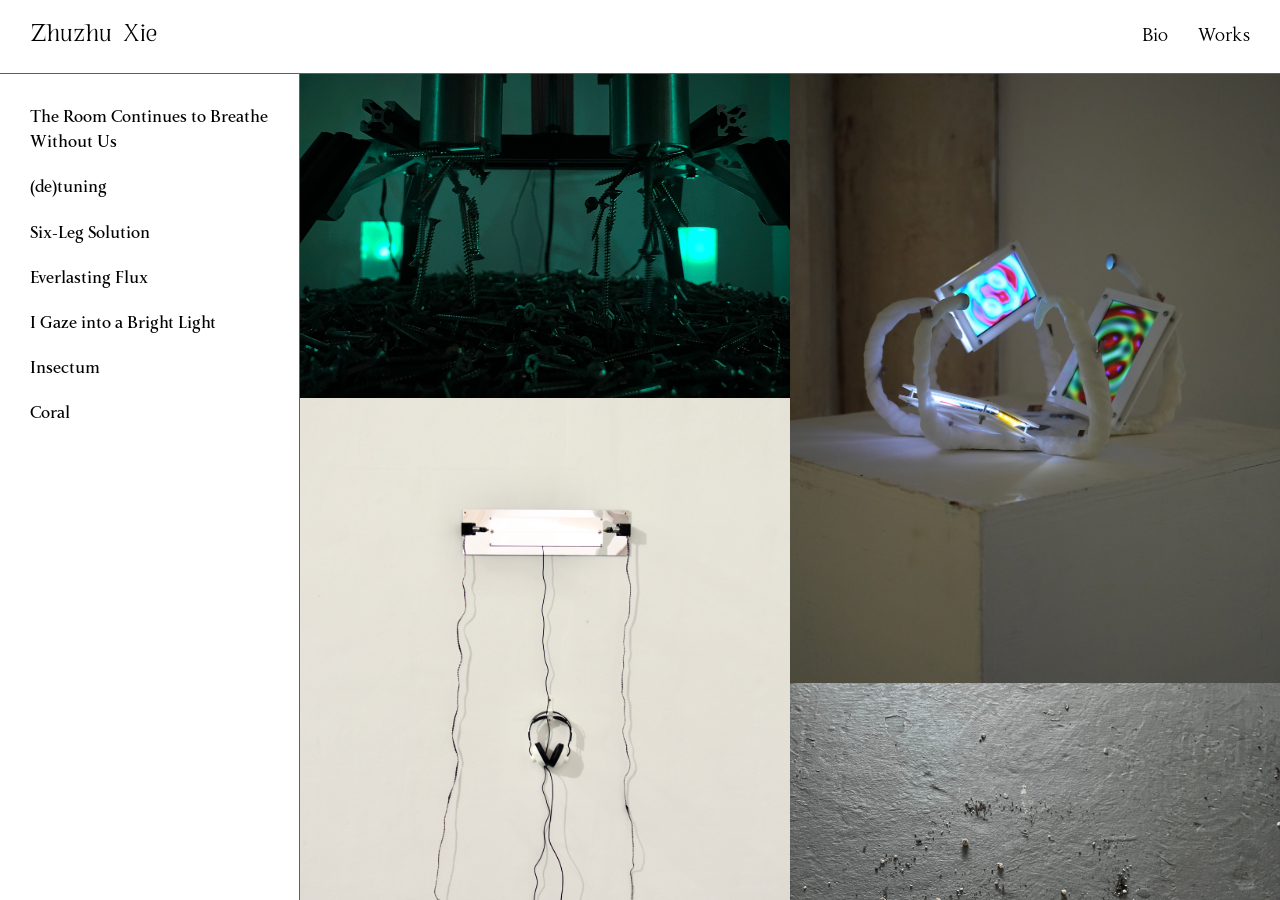
<file: works.html>
<!DOCTYPE html>
<html lang="en">
<head>
    <meta charset="UTF-8">
    <meta name="viewport" content="width=device-width, initial-scale=1.0">
    <title>Works - Zhuzhu Xie</title>
    <link rel="stylesheet" href="style.css">
</head>
<body class="works-page">
    <nav class="sidebar">
        <h1 class="artist-name"><a href="index.html">Zhuzhu Xie</a></h1>
        <button class="menu-toggle" onclick="toggleMenu()">☰</button>
        <ul class="nav-links" id="navLinks">
            <li><a href="bio.html">Bio</a></li>
            <li><a href="works.html">Works</a></li>
        </ul>
    </nav>
    
    <div class="works-layout">
        <aside class="works-sidebar">
            <ul class="works-list">
                <li><a href="the-room.html">The Room Continues to Breathe Without Us</a></li>
                <li><a href="detuning.html">(de)tuning</a></li>
                <li><a href="six-leg-solution.html">Six-Leg Solution</a></li>
                <li><a href="everlasting-flux.html">Everlasting Flux</a></li>
                <li><a href="bright-light.html">I Gaze into a Bright Light</a></li>
                <li><a href="insectum.html">Insectum</a></li>
                <li><a href="coral.html">Coral</a></li>
            </ul>
        </aside>
        
        <main class="works-content">
            <div class="works-grid">
                <div class="work-item">
                    <a href="the-room.html">
                        <img src="material/The Room Continues to Breathe Without Us/Images/IMG_5783.JPG" alt="The Room Continues to Breathe Without Us">
                        <h3>The Room Continues to Breathe Without Us</h3>
                        <p class="work-year">2025</p>
                    </a>
                </div>
                
                <div class="work-item">
                    <a href="detuning.html">
                        <img src="material/(de)tuning/Images/IMG_9534.jpg" alt="(de)tuning">
                        <h3>(de)tuning</h3>
                        <p class="work-year">2025</p>
                    </a>
                </div>
                
                <div class="work-item">
                    <a href="six-leg-solution.html">
                        <img src="material/Six Leg Solution/ZhuzhuXie_Six Leg Solution_2023_Video_2,33_NFS_1.jpg" alt="Six-Leg Solution">
                        <h3>Six-Leg Solution</h3>
                        <p class="work-year">2023</p>
                    </a>
                </div>
                
                <div class="work-item">
                    <a href="everlasting-flux.html">
                        <img src="material/Everlasting Flux/DSC08708.jpg" alt="Everlasting Flux">
                        <h3>Everlasting Flux</h3>
                        <p class="work-year">2023-2025</p>
                    </a>
                </div>
                
                <div class="work-item">
                    <a href="bright-light.html">
                        <img src="material/I Gaze into a Bright Light/c18bfc6c8fd932dde33d2c3ee923a791 2.jpg" alt="I Gaze into a Bright Light">
                        <h3>I Gaze into a Bright Light</h3>
                        <p class="work-year">2025</p>
                    </a>
                </div>
                
                <div class="work-item">
                    <a href="insectum.html">
                        <img src="material/Insectum/IMG_1485.JPG" alt="Insectum">
                        <h3>Insectum</h3>
                        <p class="work-year">2025</p>
                    </a>
                </div>
                
                <div class="work-item">
                    <a href="coral.html">
                        <img src="material/Coral/1.png" alt="Coral">
                        <h3>Coral</h3>
                        <p class="work-year">2025</p>
                    </a>
                </div>
            </div>
        </main>
    </div>
    
    <script>
        function toggleMenu() {
            document.getElementById('navLinks').classList.toggle('active');
        }
    </script>
</body>
</html>
</file>
<file: style.css>
/* Updated styles for portfolio website - March 2026 */
* {
    margin: 0;
    padding: 0;
    box-sizing: border-box;
}

@font-face {
    font-family: 'HIDESerif';
    src: url('material/Fonts/HIDESerif_v0.9.4.otf') format('opentype');
    font-weight: normal;
    font-style: normal;
}

@font-face {
    font-family: 'WorseEvo';
    src: url('material/Fonts/WORSE_EVO v1.0 By SYIN.otf') format('opentype');
    font-weight: normal;
    font-style: normal;
}

@font-face {
    font-family: 'Quinn';
    src: url('material/Fonts/Quinn.ttf') format('truetype');
    font-weight: normal;
    font-style: normal;
}

@font-face {
    font-family: 'LTSoul';
    src: url('material/Fonts/LTSoul-Regular.otf') format('opentype');
    font-weight: normal;
    font-style: normal;
}

@font-face {
    font-family: 'LTSoul';
    src: url('material/Fonts/LTSoul-SemiBold.otf') format('opentype');
    font-weight: 600;
    font-style: normal;
}

body {
    font-family: 'LTSoul', Arial, sans-serif;
    display: flex;
    flex-direction: column;
    height: 100vh;
    overflow: hidden;
}

.sidebar {
    width: 100%;
    height: auto;
    background-color: transparent;
    padding: 20px 30px;
    position: fixed;
    left: 0;
    top: 0;
    display: flex;
    justify-content: space-between;
    align-items: center;
    border-bottom: none;
    z-index: 1000;
}

.artist-name {
    font-size: 30px;
    font-weight: normal;
    margin-bottom: 0;
    font-family: 'HIDESerif', Arial, sans-serif;
}

.nav-links {
    list-style: none;
    display: flex;
    gap: 30px;
    margin: 0;
}

.nav-links li {
    margin-bottom: 0;
}

.nav-links a {
    text-decoration: none;
    color: #ffffff;
    font-size: 20px;
    transition: opacity 0.2s;
    line-height: 1.4;
    font-family: 'LTSoul', Arial, sans-serif;
    font-weight: normal;
    text-shadow: 0 2px 10px rgba(8, 159, 0, 0.8), 0 0 2px rgba(0, 0, 0, 0.9);
    -webkit-text-stroke: 0.5px rgba(0, 0, 0, 0.3);
}

.artist-name a {
    text-decoration: none;
    color: #ffffff;
    transition: opacity 0.2s;
    text-shadow: 0 2px 10px rgba(8, 159, 0, 0.8), 0 0 2px rgba(0, 0, 0, 0.9);
    -webkit-text-stroke: 0.5px rgba(0, 0, 0, 0.3);
}

.artist-name a:hover {
    opacity: 0.6;
}

.nav-links a:hover {
    opacity: 0.6;
}

/* Hide works list in nav on desktop */
.nav-links .works-list {
    display: none;
}

/* Works page layout */
.works-page {
    display: flex;
    flex-direction: column;
}

.works-layout {
    display: flex;
    margin-top: 30px;
    height: calc(100vh);
    overflow: hidden;
}

.works-sidebar {
    width: 300px;
    background-color: #ffffff;
    padding: 75px 30px;
    border-right: 1px solid #089f00;
    overflow-y: auto;
    flex-shrink: 0;
}

.bio-sidebar {
    width: 300px;
    background-color: #ffffff;
    padding: 75px 30px;
    border-right: 1px solid #089f00;
    overflow-y: auto;
    flex-shrink: 0;
}

.bio-email {
    font-size: 18px;
    line-height: 1.4;
    margin: -5px 0 0 0;
    font-family: 'LTSoul', Arial, sans-serif;
    font-weight: 600;
    color: #000000;
}

.bio-email-mobile {
    display: none;
}

.works-list {
    list-style: none;
    margin: 0;
    padding: 0;
}

.works-list li {
    margin-bottom: 20px;
}

.works-list a {
    text-decoration: none;
    color: #000000;
    font-size: 18px;
    font-family: 'LTSoul', Arial, sans-serif;
    font-weight: 600;
    transition: opacity 0.2s;
    line-height: 1.4;
}

.works-list a:hover {
    opacity: 0.6;
}

.works-content {
    flex: 1;
    padding: 0;
    overflow-y: auto;
    height: 100%;
}

.content.work-detail {
    flex: 1;
    padding: 35px 60px 40px 60px;
    overflow-y: auto;
}

.content.work-detail h2:first-child {
    margin-top: 0;
    padding-top: 0;
    line-height: 1.4;
}

.works-content .works-grid {
    column-count: 2;
    column-gap: 0;
    width: 100%;
    min-height: 100%;
}

.works-content .work-item {
    display: inline-block;
    width: 100%;
    position: relative;
    overflow: hidden;
    margin: 0;
    padding: 0;
    vertical-align: top;
}

.works-content .work-item a {
    text-decoration: none;
    color: #000000;
    display: block;
    position: relative;
}

.works-content .work-item img {
    width: 100%;
    height: auto;
    display: block;
    transition: opacity 0.3s;
    vertical-align: bottom;
}

.works-content .work-item a:hover img {
    opacity: 0.5;
}

.works-content .work-item h3 {
    position: absolute;
    top: 50%;
    left: 50%;
    transform: translate(-50%, -50%);
    font-size: 24px;
    font-weight: 600;
    margin: 0;
    padding: 20px;
    background: none;
    color: #000000;
    text-shadow: none;
    opacity: 0;
    transition: opacity 0.3s;
    text-align: center;
    white-space: nowrap;
    font-family: 'LTSoul', Arial, sans-serif;
}

.works-content .work-item a:hover h3 {
    opacity: 1;
}

.works-content .work-year {
    display: none;
}

.content {
    margin-left: 0;
    margin-top: 35px;
    padding: 40px 60px;
    width: 100%;
    height: calc(100vh - 90px);
    overflow-y: auto;
}

.content.bio-content {
    margin-left: 0;
    margin-top: 35px;
    padding: 35px 60px 40px 60px;
    width: 100%;
    height: calc(100vh - 90px);
    overflow-y: auto;
}

.content h2 {
    font-size: 28px;
    margin-bottom: 20px;
    font-weight: 600;
    font-family: 'LTSoul', Arial, sans-serif;
}

.content.bio-content h2 {
    font-size: 28px;
    margin-bottom: 20px;
    font-weight: 600;
    font-family: 'LTSoul', Arial, sans-serif;
}

.content h3 {
    font-size: 18px;
    margin-top: 30px;
    margin-bottom: 15px;
    font-weight: 600;
    font-family: 'LTSoul', Arial, sans-serif;
}

.content.bio-content h3 {
    font-size: 18px;
    margin-top: 30px;
    margin-bottom: 15px;
    font-weight: 600;
    font-family: 'LTSoul', Arial, sans-serif;
}

.content p {
    line-height: 1.6;
    margin-bottom: 20px;
}

.content.bio-content p {
    line-height: 1.6;
    margin-bottom: 20px;
}

.content a {
    color: #000000;
    text-decoration: underline;
}

.work-image {
    width: 100%;
    max-width: 100%;
    margin: 30px 0;
}

.work-image img {
    width: 100%;
    height: auto;
}

.image-caption {
    font-size: 14px;
    color: #666;
    margin-top: 10px;
    line-height: 1.5;
}

.works-grid {
    column-count: 2;
    column-gap: 0;
    max-width: 100%;
}

.work-item {
    display: block;
    position: relative;
    overflow: hidden;
    break-inside: avoid;
    margin: 0;
    padding: 0;
}

.work-item a {
    text-decoration: none;
    color: #000000;
    display: block;
    position: relative;
}

.work-item img {
    width: 100%;
    height: auto;
    display: block;
    transition: opacity 0.3s;
    vertical-align: bottom;
}

.work-item a:hover img {
    opacity: 0.3;
}

.work-item h3 {
    position: absolute;
    top: 50%;
    left: 50%;
    transform: translate(-50%, -50%);
    font-size: 24px;
    font-weight: 600;
    margin: 0;
    padding: 20px;
    background: none;
    color: #000000;
    text-shadow: none;
    opacity: 0;
    transition: opacity 0.3s;
    text-align: center;
    white-space: nowrap;
    font-family: 'LTSoul', Arial, sans-serif;
}

.work-item a:hover h3 {
    opacity: 1;
}

.work-year {
    display: none;
}

.video-container {
    position: relative;
    width: 100%;
    max-width: 800px;
    padding-bottom: 56.25%;
    height: 0;
    margin: 30px 0;
    overflow: hidden;
}

.video-container iframe {
    position: absolute;
    top: 0;
    left: 0;
    width: 100%;
    height: 100%;
}

.menu-toggle {
    display: none;
    background: none;
    border: none;
    font-size: 10px;
    cursor: pointer;
    padding: 0;
    position: absolute;
    top: 50%;
    right: 20px;
    transform: translateY(-50%);
    z-index: 1001;
    color: #ffffff;
    text-shadow: 0 2px 10px rgba(8, 159, 0, 0.8), 0 0 2px rgba(0, 0, 0, 0.9);
    -webkit-text-stroke: 0.5px rgba(0, 0, 0, 0.3);
    line-height: 0.5;
    font-weight: 10;
}

/* Index page specific styles */
.content.index-content {
    padding: 0;
    margin-top: 0;
    height: 100vh;
    overflow-y: scroll;
    scroll-snap-type: y mandatory;
    -webkit-overflow-scrolling: touch;
}

.slideshow-container {
    position: relative;
    width: 100%;
    height: auto;
}

.slide {
    display: block;
    width: 100%;
    height: 100vh;
    position: relative;
    scroll-snap-align: start;
    overflow: hidden;
}

.slide a {
    display: block;
    width: 100%;
    height: 100%;
    position: relative;
    text-decoration: none;
    color: #ffffff;
}

.slide img {
    width: 100%;
    height: 100%;
    object-fit: cover;
    transition: transform 0.4s ease-out;
    will-change: transform;
}

.slide a:hover img {
    opacity: 1;
}

.slide-text {
    position: absolute;
    bottom: 30px;
    left: 30px;
    z-index: 10;
    color: #ffffff;
    text-shadow: 0 2px 10px rgba(8, 159, 0, 0.8), 0 0 2px rgba(0, 0, 0, 0.9);
    -webkit-text-stroke: 0.5px rgba(0, 0, 0, 0.3);
}

.slide-arrow {
    position: absolute;
    bottom: 30px;
    right: 30px;
    z-index: 10;
    color: #ffffff;
    text-shadow: 0 2px 10px rgba(8, 159, 0, 0.8), 0 0 2px rgba(0, 0, 0, 0.9);
    -webkit-text-stroke: 0.5px rgba(0, 0, 0, 0.3);
    font-size: 22px;
    font-family: 'LTSoul', Arial, sans-serif;
    font-weight: normal;
    opacity: 0.9;
    pointer-events: none;
}

.slide-text h2 {
    font-size: 32px;
    font-weight: 600;
    margin: 0 0 5px 0;
    font-family: 'LTSoul', Arial, sans-serif;
    line-height: 1.2;
}

.slide-text p {
    font-size: 16px;
    font-weight: normal;
    margin: 0;
    font-family: 'LTSoul', Arial, sans-serif;
    opacity: 0.9;
}

.slide h3 {
    display: none;
}

.slide a:hover h3 {
    display: none;
}

/* Mobile styles */
@media (max-width: 768px) {
    body {
        flex-direction: column;
        overflow: auto;
    }

    .content.index-content {
        height: 100svh;
        max-height: 100svh;
    }

    .slide {
        height: 100svh;
    }

    .slide-text {
        left: 20px;
        bottom: 20px;
    }

    .slide-arrow {
        right: 20px;
        bottom: 20px;
    }
    
    .menu-toggle {
        display: block;
    }
    
    .sidebar {
        width: 100%;
        height: auto;
        position: fixed;
        top: 0;
        left: 0;
        padding: 20px;
        border-right: none;
        border-bottom: none;
        z-index: 1001;
        display: flex;
        justify-content: space-between;
        align-items: center;
        background-color: transparent;
    }
    
    .artist-name {
        margin-bottom: 0;
        margin-left: 0;
        padding-left: 0;
        font-size: 28px;
    }
    
    .menu-toggle {
        position: static;
        transform: none;
        display: flex;
        align-items: center;
        margin-top: -15px;
        font-size: 28px;
    }
    
    .nav-links {
        position: fixed;
        top: 65px;
        left: 0;
        width: 100%;
        background-color: transparent;
        padding: 20px;
        border-bottom: none;
        transition: max-height 0.3s ease, padding 0.3s ease;
        margin-top: 0;
        z-index: 999;
        max-height: 0;
        overflow: hidden;
        padding-top: 0;
        padding-bottom: 0;
        display: block;
    }
    
    .nav-links.active {
        max-height: 600px;
        padding-top: 10px;
        padding-bottom: 10px;
        overflow-y: auto;
        border-bottom: none;
    }
    
    .nav-links li {
        margin-bottom: 15px;
    }
    
    .nav-links li:first-child {
        margin-bottom: 15px;
    }
    
    .nav-links li:nth-child(2) {
        margin-bottom: 15px;
    }
    
    /* Show works list in mobile menu */
    .nav-links .works-list {
        display: block;
        list-style: none;
        margin: 0;
        padding: 0;
    }
    
    .nav-links .works-list li {
        margin-bottom: 15px;
        border-bottom: none;
        padding-bottom: 0;
    }
    
    .nav-links .works-list li:last-child {
        margin-bottom: 15px;
    }
    
    .nav-links .works-list a {
        font-size: 16px;
        color: #ffffff;
        text-shadow: 0 2px 10px rgba(8, 159, 0, 0.8), 0 0 2px rgba(0, 0, 0, 0.9);
        -webkit-text-stroke: 0.5px rgba(0, 0, 0, 0.3);
    }
    
    /* Hide works sidebar on mobile */
    .works-sidebar {
        display: none;
    }
    
    /* Hide bio sidebar on mobile */
    .bio-sidebar {
        display: none;
    }
    
    /* Show mobile email on bio page */
    .bio-email-mobile {
        display: block;
        font-size: 18px;
        line-height: 1.4;
        margin: 0 0 20px 0;
        font-family: 'LTSoul', Arial, sans-serif;
        font-weight: 600;
        color: #000000;
    }
    
    /* Adjust works layout for mobile */
    .works-layout {
        margin-top: 80px;
        height: auto;
        overflow: visible;
    }
    
    .content.work-detail {
        padding: 20px;
    }
    
    .content {
        margin-left: 0;
        margin-top: 0px;
        width: 100%;
        padding: 20px;
        height: auto;
        overflow-y: visible;
    }
    
    .content.bio-content {
        margin-left: 0;
        margin-top: 0px;
        width: 100%;
        padding: 20px 20px 60px 20px;
        height: auto;
        overflow-y: visible;
        max-height: none;
    }
    
    .works-grid {
        column-count: 1;
        column-gap: 0;
    }
    
    .content h2 {
        font-size: 24px;
    }
    
    .content.bio-content h2 {
        font-size: 24px;
    }
    
    /* Disable hover text effects on mobile */
    .works-content .work-item a:hover h3 {
        opacity: 0;
    }
    
    .work-item a:hover h3 {
        opacity: 0;
    }
    
    .slide a:hover h3 {
        opacity: 0;
    }
}


/* Works page navigation - black text, no shadow, white background */
body.works-page .sidebar {
    background-color: #ffffff;
}

body.works-page .artist-name a {
    color: #000000;
    text-shadow: none;
    -webkit-text-stroke: 0;
}

body.works-page .nav-links a {
    color: #000000;
    text-shadow: none;
    -webkit-text-stroke: 0;
}

body.works-page .menu-toggle {
    color: #000000;
    text-shadow: none;
    -webkit-text-stroke: 0;
}

body.works-page .nav-links {
    background-color: #ffffff;
}

body.works-page .nav-links.active {
    border-bottom: 1px solid #089f00;
}


/* Add green border back to works page navigation */
body.works-page .sidebar {
    border-bottom: 1px solid #089f00;
}


/* Mobile homepage - use phone-specific images */
@media (max-width: 768px) {
    /* Hide img tags on mobile, use background-image instead for reliable full-screen coverage */
    .slide img {
        display: none;
    }

    .slide a {
        background-size: cover;
        background-position: center center;
        background-repeat: no-repeat;
    }

    .slide:nth-child(1) a {
        background-image: url('material/The Room Continues to Breathe Without Us/TheRoom_homepage_phone.jpg');
    }
    
    .slide:nth-child(2) a {
        background-image: url('material/(de)tuning/(de)tuning_homepage_phone.jpg');
    }
    
    .slide:nth-child(3) a {
        background-image: url('material/Six Leg Solution/SixLegSolution_homepage_phone.png');
    }
    
    .slide:nth-child(4) a {
        background-image: url('material/Everlasting Flux/everlastingflux_homepage_phone.png');
    }
    
    .slide:nth-child(5) a {
        background-image: url('material/I Gaze into a Bright Light/Igaze_homepage_phone.png');
    }
    
    .slide:nth-child(6) a {
        background-image: url('material/Insectum/Insectum_homepage_phone.png');
    }
    
    .slide:nth-child(7) a {
        background-image: url('material/Coral/coral_homepage_phone.png');
    }
}
</file>
